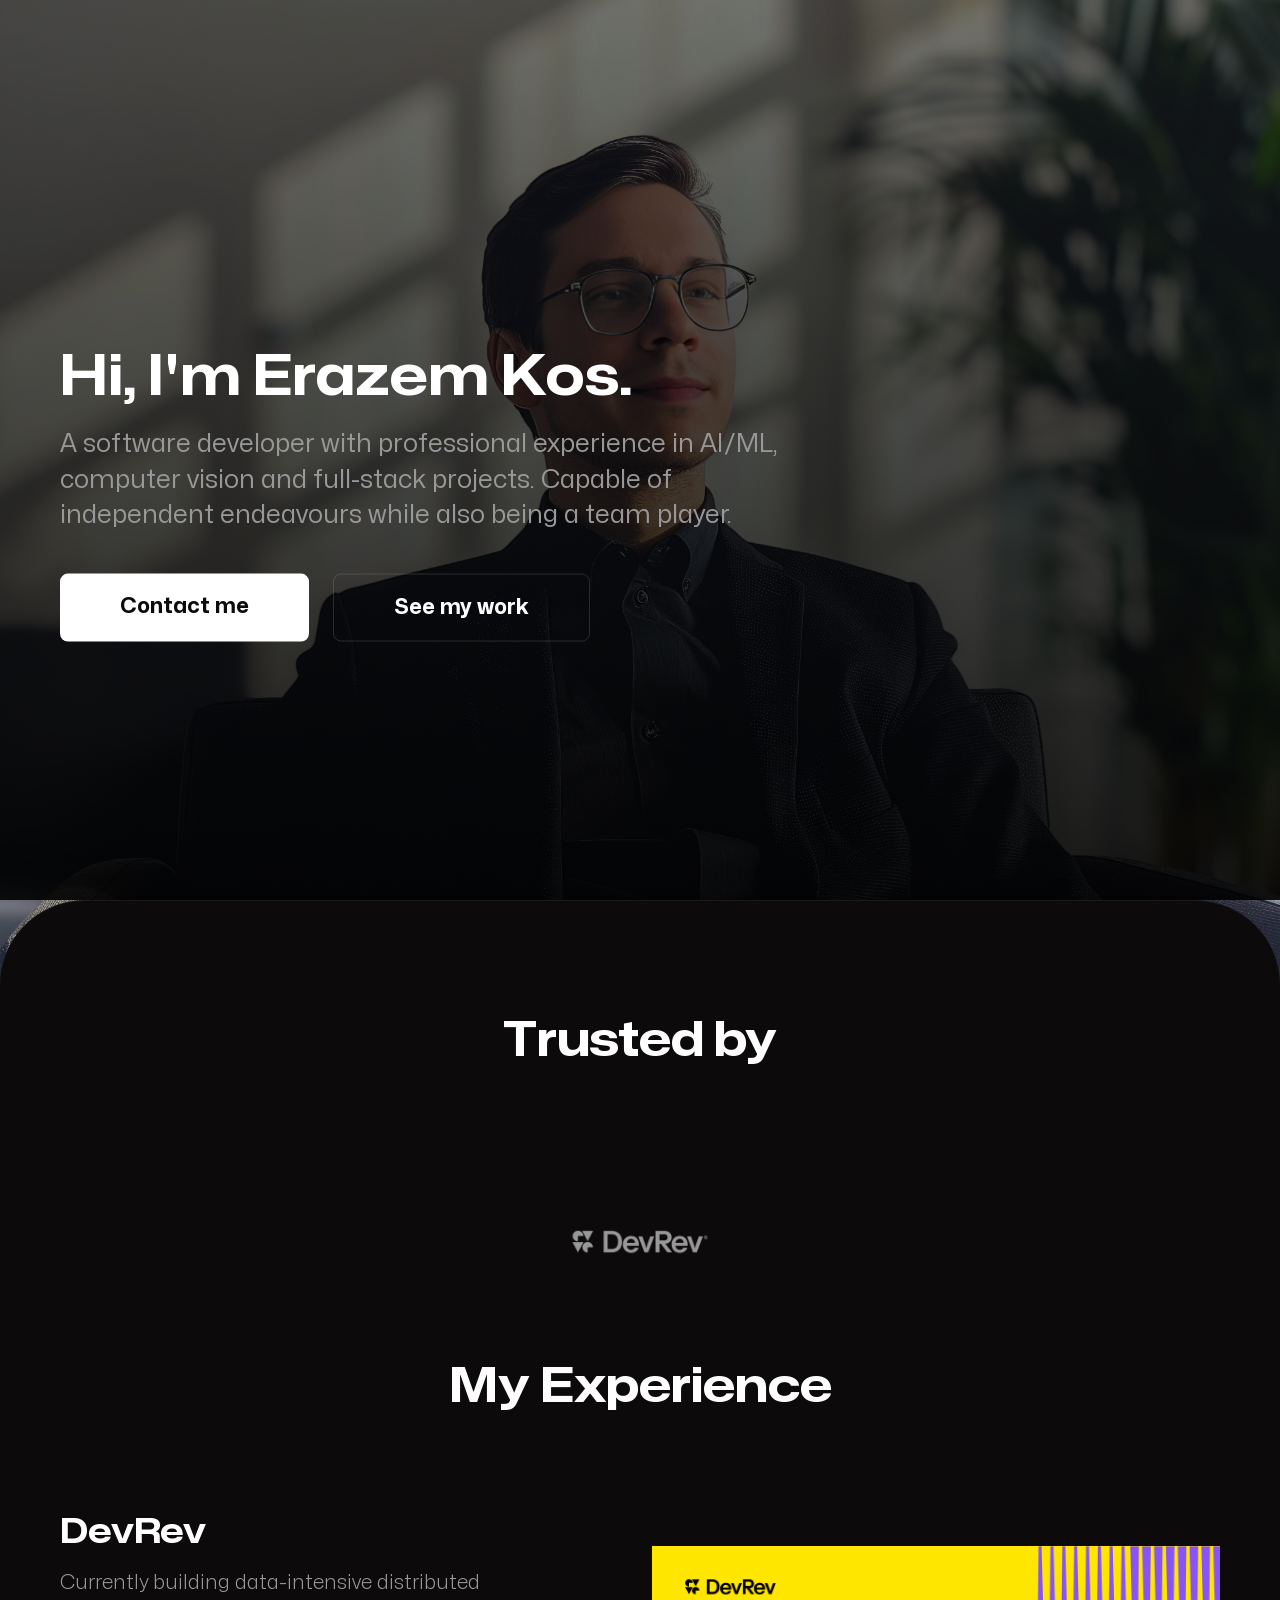
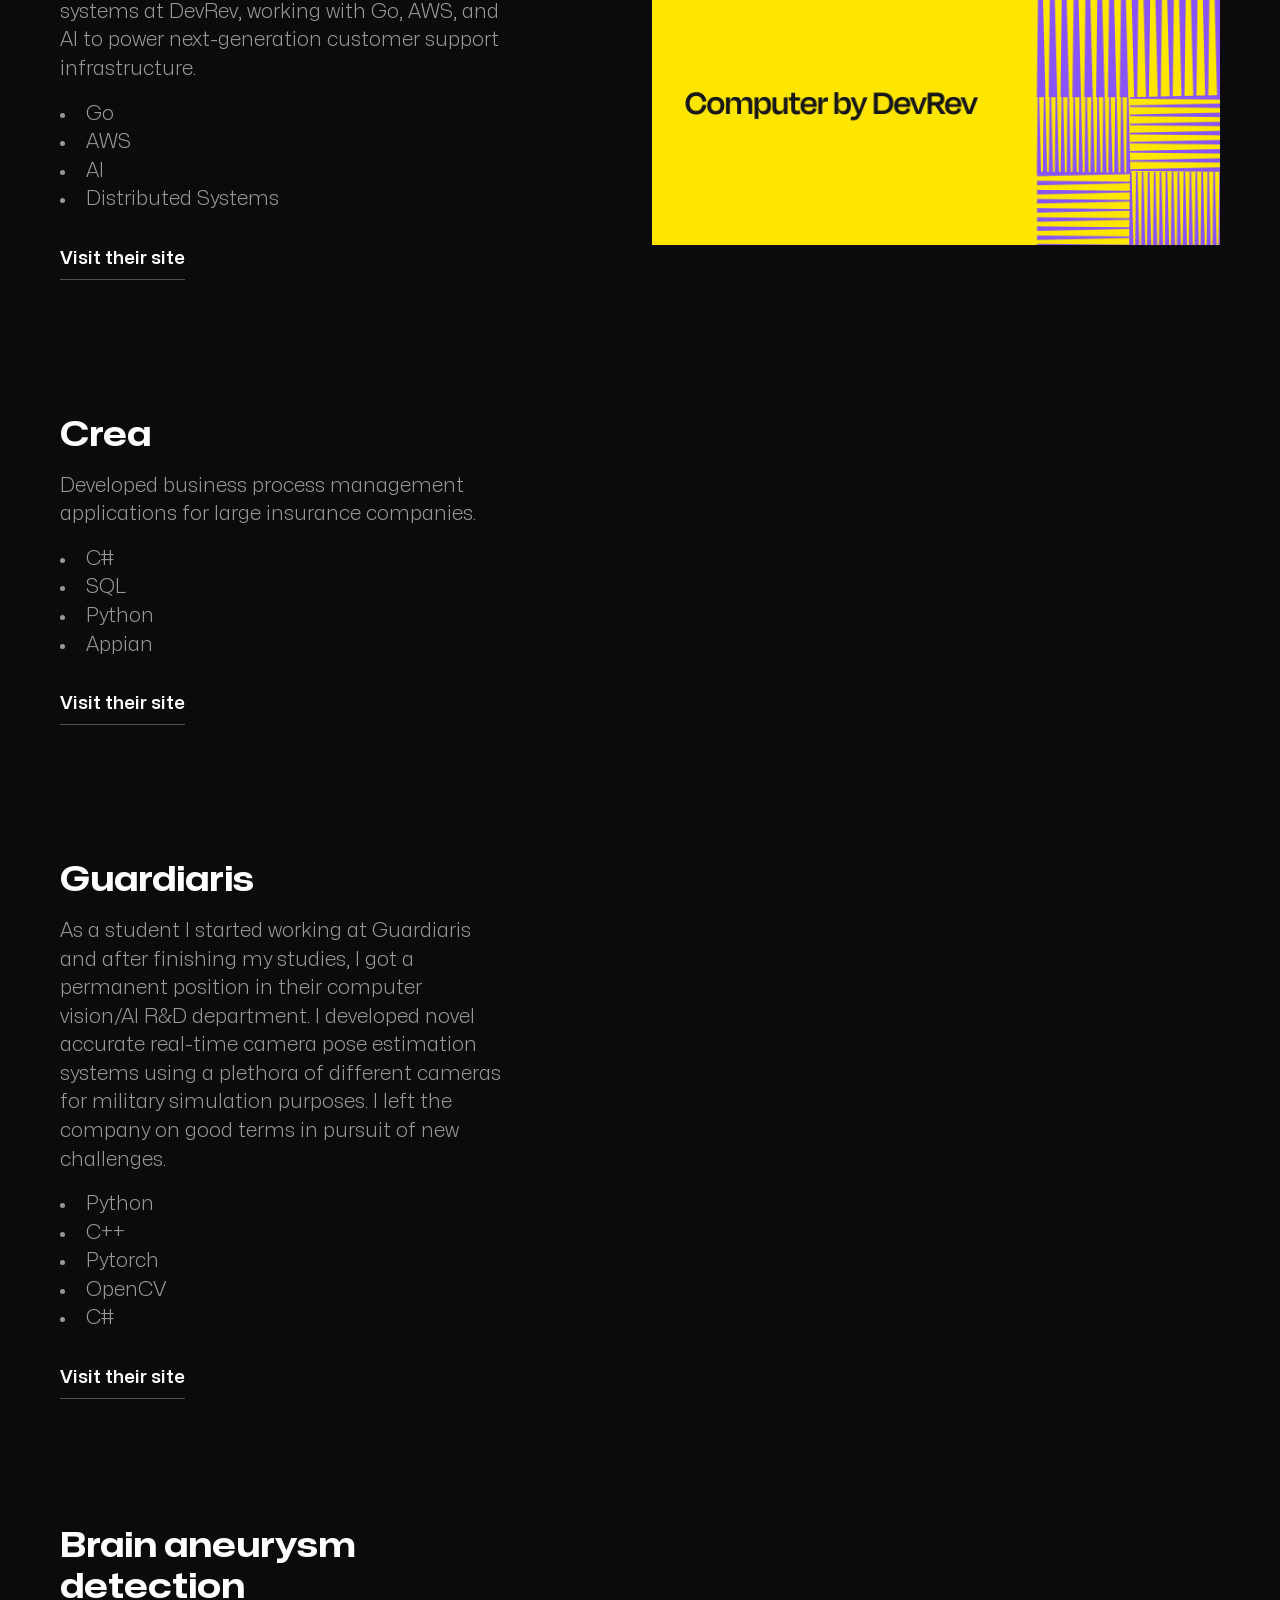
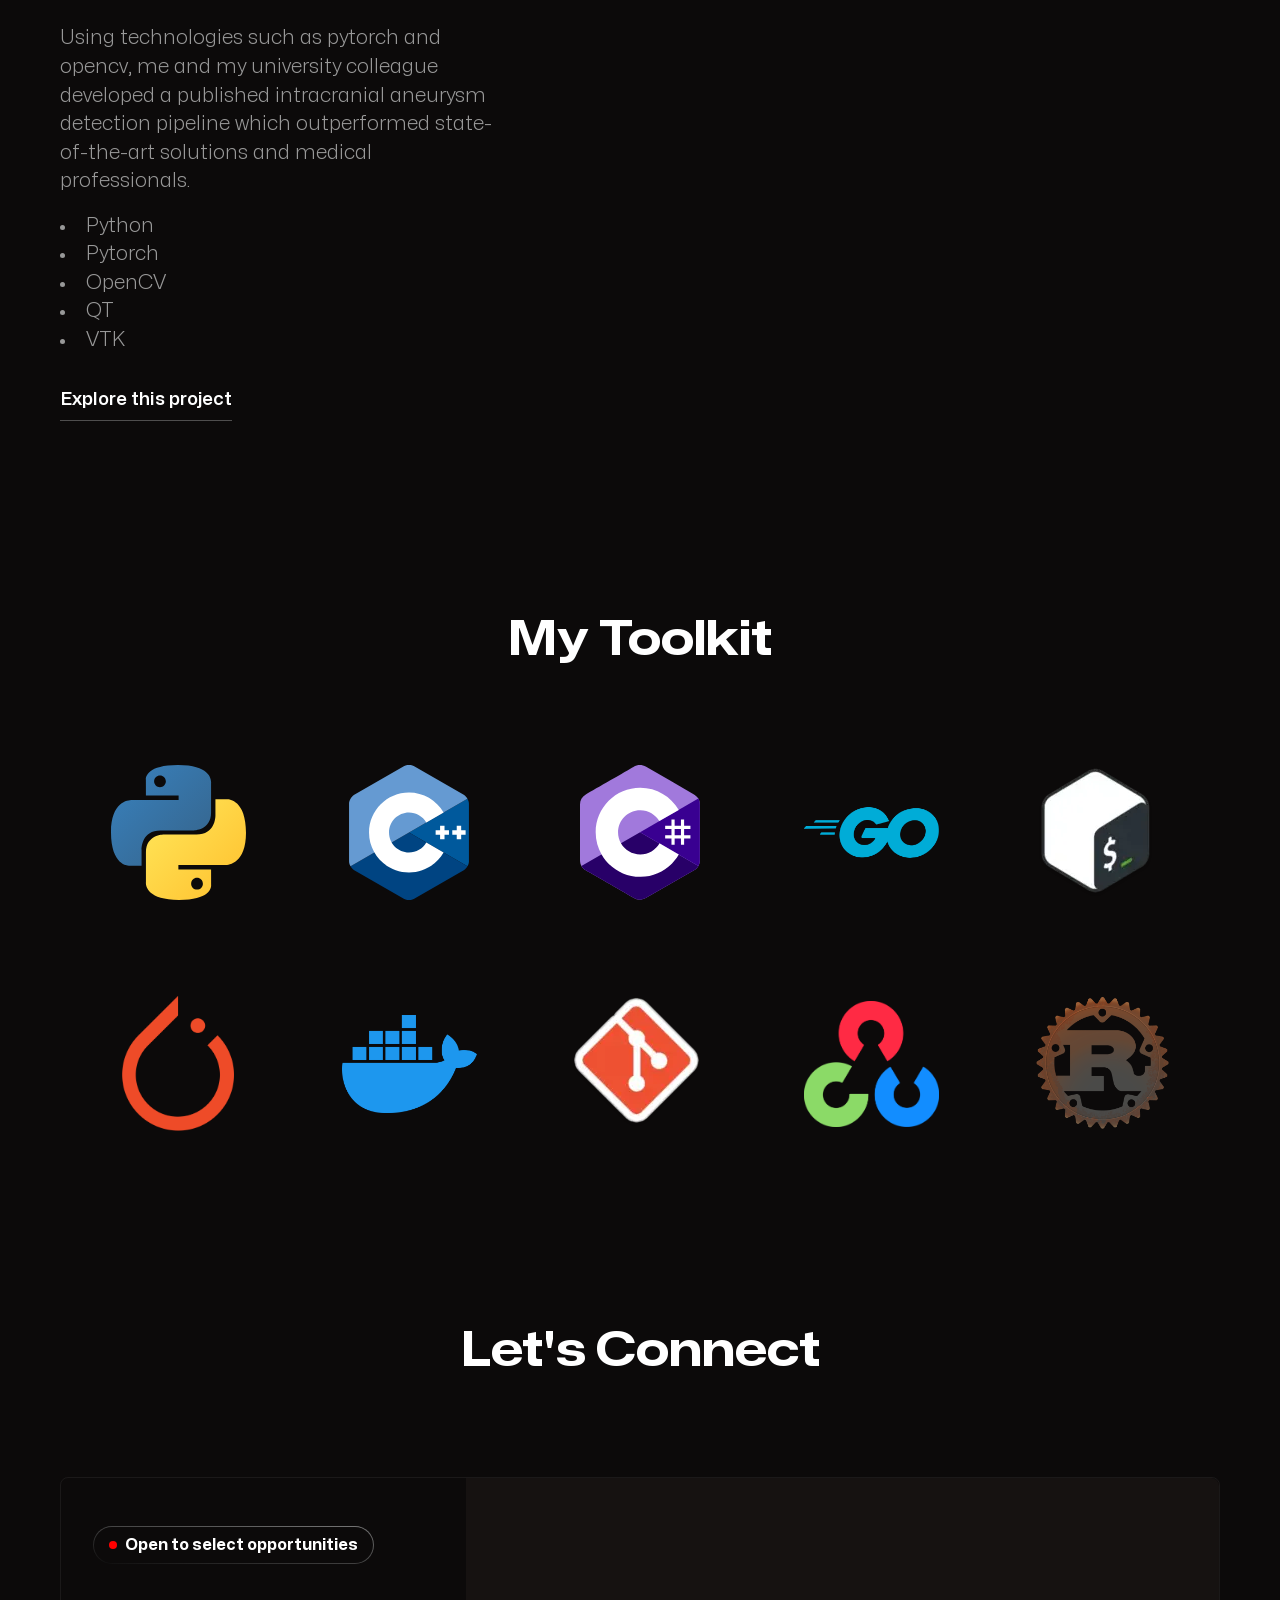
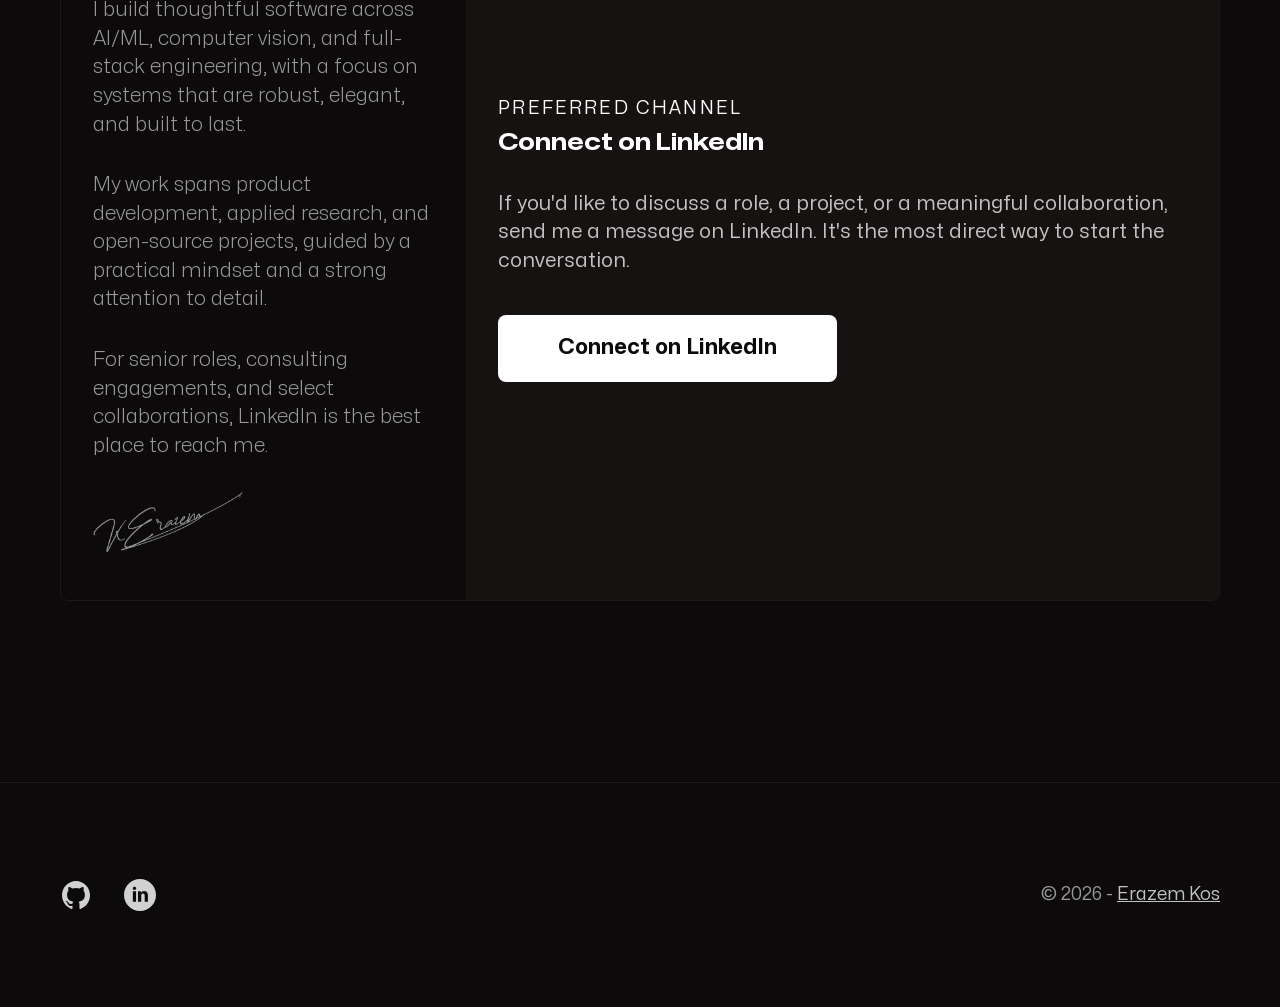
<file: index.html>
<!DOCTYPE html>
<html lang="en">
  <head>
    <meta charset="UTF-8" />
    <meta http-equiv="X-UA-Compatible" content="IE=edge" />
    <meta name="viewport" content="width=device-width, initial-scale=1.0" />
    <meta name="robots" content="index, follow" />
    <meta
      name="description"
      content="Welcome to my portfolio website. I am a software developer with professional experience in AI/ML, computer vision and full-stack projects."
    />

<meta itemprop="name" content="Erazem Kos's Portfolio">
<meta itemprop="description" content="Welcome to my portfolio website. I am a software developer with professional experience in AI/ML, computer vision and full-stack projects.">

<!-- Reference screenshot of updated site's header in place of content -->
<meta itemprop="image" content="/static/images/sharing-card.png">

<!-- Facebook Meta Tags -->
<meta property="og:url" content="https://ossportfolio.netlify.app">
<meta property="og:type" content="website">
<meta property="og:title" content="Erazem Kos's Portfolio">
<meta property="og:description" content="Welcome to my portfolio website. I am a software developer with professional experience in AI/ML, computer vision and full-stack projects.">

<meta property="og:image" content="/static/images/sharing-card.png">

<meta name="twitter:card" content="summary_large_image">
<meta name="twitter:title" content="Erazem Kos's Portfolio">
<meta name="twitter:description" content="Welcome to my portfolio website. I am a software developer with professional experience in AI/ML, computer vision and full-stack projects. Explore my work and reach out on LinkedIn for collaborations.">

<meta name="twitter:image" content="/static/images/sharing-card.png">


<!-- Update favicon href attribute with image of yourself -->
    <link
      rel="shortcut icon"
      href="/static/images/favicons.png"
      type="image/png"
    />

    <!-- Preloading fonts for better performance -->

    <link
      rel="preload"
      href="/static/fonts/Mona-Sans.woff2"
      as="font"
      type="font/woff2"
      crossorigin
    />

    <link rel="stylesheet" href="/static/style.css"  />
    <script src="/static/script.js" defer></script>

    <title>Erazem Kos's Portfolio</title>
  </head>

  <body class="dark">

    <script>
      const theme = localStorage.getItem("theme") || "dark";
      document.body.classList.add(theme);
    </script>

    <header class="header">

      <div class="container">
        <div class="header-textbox">

          <h1 class="h1">
            <span>Hi, I'm Erazem Kos.</span>
          </h1>

          <p class="header-text">
            A software developer with professional experience in AI/ML, computer vision and full-stack projects. Capable of independent endeavours while also being a team player.
          </p>

          <div class="header-btns">
            <a href="#contact" class="btn btn-cta">Contact me</a>
            <a href="#work" class="btn btn-secondary">See my work</a>
          </div>
        </div>
      </div>
    </header>

    <main>
      <section class="client">
        <div class="container">
          <h2 class="h2">Trusted by</h2>
          <div class="logos">
            <div class="logo-group">
              <img
                loading="lazy"
                src="/static/images/trusted-by/devrev.png"
                alt="DevRev"
                class="logo"
              />

              <img
                loading="lazy"
                src="/static/images/trusted-by/crea.jpg"
                alt="Crea"
                class="logo hide to-top"
              />

              <img
                loading="lazy"
                src="/static/images/trusted-by/guardiaris.png"
                alt="Guardiaris"
                class="logo hide to-top"
              />

              <img
                loading="lazy"
                src="/static/images/trusted-by/lst.png"
                alt="LST"
                class="logo hide to-bottom"
              />
            </div>
          </div>
        </div>
      </section>

      <section class="work">
        <div class="container">
          <h2 class="h2" id="work">My Experience</h2>
          <div class="work-boxes">
            <div class="work-box">
              <div class="work-textbox">
                <h3 class="h3">DevRev</h3>
                <p class="work-text">
                  Currently building data-intensive distributed systems at DevRev, working with Go, AWS, and AI to power next-generation customer support infrastructure.
                </p>
                <ol class="work-technologies">
                  <li>Go</li>
                  <li>AWS</li>
                  <li>AI</li>
                  <li>Distributed Systems</li>
                </ol>
                <div class="work-links">
                  <a href="https://devrev.ai/" target="_blank" rel="noopener" class="link"
                    >Visit their site</a
                  >
                </div>
              </div>
              <picture class="work-img">
                <img
                  loading="lazy"
                  src="/static/images/work/devrev.webp"
                  alt="DevRev"
                />
              </picture>
            </div>
            <div class="work-box">
              <div class="work-textbox">
                <h3 class="h3">Crea</h3>
                <p class="work-text">
                  Developed business process management applications for large insurance companies.
                </p>
                <ol class="work-technologies">
                  <li>C#</li>
                  <li>SQL</li>
                  <li>Python</li>
                  <li>Appian</li>
                </ol>
                <div class="work-links">
                  <a href="https://www.crea.si/" target="_blank" rel="noopener" class="link"
                    >Visit their site</a
                  >
                </div>
              </div>
              <picture class="work-img">
                <img
                  loading="lazy"
                  src="/static/images/work/bpm.webp"
                  alt="Crea BPM"
                />
              </picture>
            </div>
            <div class="work-box">
              <div class="work-textbox">
                <h3 class="h3">Guardiaris</h3>
                <p class="work-text">As a student I started working at Guardiaris and
                  after finishing my studies, I got a permanent position in their computer vision/AI R&D department.
                  I developed novel accurate real-time camera pose estimation systems using a plethora of different cameras for military simulation purposes.
                  I left the company on good terms in pursuit of new challenges.</p>
                <ol class="work-technologies">
                  <li>Python</li>
                  <li>C++</li>
                  <li>Pytorch</li>
                  <li>OpenCV</li>
                  <li>C#</li>
                </ol>
                <div class="work-links">
                  <a href="https://www.guardiaris.com/" target="_blank" rel="noopener" class="link"
                    >Visit their site</a
                  >
                </div>
              </div>
              <picture class="work-img">
                <img
                  loading="lazy"
                  src="/static/images/work/simulation.webp"
                  alt="Guardiaris simulation"
                />
              </picture>
            </div>
            <div class="work-box" id="video-work-box">
              <div class="work-textbox">
                <h3 class="h3">Brain aneurysm detection</h3>
                <p class="work-text">
                  Using technologies such as pytorch and opencv, me and my university colleague developed a published intracranial aneurysm detection pipeline which outperformed state-of-the-art solutions and medical professionals.
                </p>
                <ol class="work-technologies">
                  <li>Python</li>
                  <li>Pytorch</li>
                  <li>OpenCV</li>
                  <li>QT</li>
                  <li>VTK</li>
                </ol>
                <div class="work-links">
                  <a href="https://www.youtube.com/embed/3L2SFQTAeJc" target="_blank" rel="noopener" class="link"
                    >Explore this project</a
                  >
                </div>
              </div>
              <picture class="work-img">
                <iframe
                  src="https://www.youtube.com/embed/3L2SFQTAeJc?autoplay=1&mute=1&controls=0&modestbranding=1&showinfo=0&rel=0&loop=1&playlist=3L2SFQTAeJc&start=30"
                  frameborder="0"
                  allow="accelerometer; autoplay; clipboard-write; encrypted-media; gyroscope; picture-in-picture; web-share"
                  style="pointer-events: none;"
                  allowfullscreen>
              </iframe>
              </picture>
            </div>
          </div>
        </div>
      </section>


      <section class="skills">
        <div class="container">
          <h2 class="h2" id="skills">My Toolkit</h2>
          <div class="skills-imgs">
                <img src="/static/images/skills/Python.svg" alt="Python" class="skills-img" loading="lazy" title="Python">
                <img src="/static/images/skills/CPlusPlus.svg" alt="C++" class="skills-img" loading="lazy" title="C++">
                 <img src="/static/images/skills/CSharp.svg" alt="C#" class="skills-img" loading="lazy" title="C#">
                 <img src="/static/images/skills/go.png" alt="Go" class="skills-img" loading="lazy" title="Go">
                 <img src="/static/images/skills/shell.webp" alt="Shell" class="skills-img" loading="lazy" title="Shell">
                 <img src="/static/images/skills/pytorch.png" alt="Pytorch" class="skills-img" loading="lazy" title="Pytorch">
                 <img src="/static/images/skills/docker.png" alt="Docker" class="skills-img" loading="lazy" title="Docker">
                 <img src="/static/images/skills/git.webp" alt="Git" class="skills-img" loading="lazy" title="Git">
                 <img src="/static/images/skills/opencv.png" alt="OpenCV" class="skills-img" loading="lazy" title="OpenCV">
                 <img src="/static/images/skills/rust.png" alt="Rust" class="skills-img" loading="lazy" title="Rust">
            </figure>
          </div>
        </div>
      </section>
      <!-- future testimonials
      <section>
        <h2 class="h2">Testimonials</h2>
        <div class="container">
          <ol class="testimonials">
            <li class="testimonial">
              <blockquote class="testimonial-text">
                In clinical practice, the implementation of the mentioned program would be very beneficial, 
                as it would facilitate the work of the radiologist in detecting, marking, and measuring the size of aneurysms. 
                It would allow for double-checking when reading MR scans, thereby contributing to better sensitivity in the detection of aneurysms.
                 The program would also speed up our everyday work, as it allows for automatic measuring of aneurysms, thus enabling easier and quicker 
                 comparison with previous MR images.
              </blockquote>
              <figure class="testimonial-author">
                <img
                  src="/static/images/testimonials/andrej-planinc.webp"
                  alt="Andrej Planinc, MD, Specialist in Radiology"
                  loading="lazy"
                />
                <figcaption>
                  <h3 class="testimonial-author-name">Andrej Planinc</h3>
                  <p class="testimonial-author-job">MD, Specialist in Radiology</p>
                </figcaption>
              </figure>
            </li>
          </ol>
        </div>
      </section>
      -->
      <section class="contact">
        <div class="container">
          <h2 class="h2" id="contact">Let's Connect</h2>
          <div class="contact-content">
            <div class="contact-textbox">
              <strong href="#" class="hire-alert">
                <span class="indicator"></span>
                Open to select opportunities
              </strong>
              <p class="contact-text">
                I build thoughtful software across AI/ML, computer vision, and
                full-stack engineering, with a focus on systems that are robust,
                elegant, and built to last.
              </p>
              <p class="contact-text">
                My work spans product development, applied research, and
                open-source projects, guided by a practical mindset and a strong
                attention to detail.
              </p>
              <p class="contact-text">
                For senior roles, consulting engagements, and select
                collaborations, LinkedIn is the best place to reach me.
              </p>
              <img
                src="/static/images/signatures.png"
                alt="Erazem Kos"
                class="signatures"
                loading="lazy"
              />
            </div>
            <div class="contact-panel">
              <p class="contact-panel-eyebrow">Preferred channel</p>
              <h3 class="contact-panel-title">Connect on LinkedIn</h3>
              <p class="contact-panel-text">
                If you'd like to discuss a role, a project, or a meaningful
                collaboration, send me a message on LinkedIn. It's the most
                direct way to start the conversation.
              </p>
              <a
                href="https://www.linkedin.com/in/erazem-kos/"
                target="_blank"
                rel="noopener"
                class="btn btn-cta"
              >
                Connect on LinkedIn
              </a>
            </div>
          </div>
        </div>
      </section>
    </main>

    <footer class="footer">
      <div class="container">
        <div class="footer-content">
          <nav>
            <ol class="footer-links">
              <li class="footer-link">
                <a title="GitHub" href="https://github.com/erazemkos" target="_blank" rel="noopener"
                  ><img
                    loading="lazy"
                    src="/static/images/social-links/github.svg"
                    alt="GitHub"
                /></a>
              </li>
              <li class="footer-link">
                <a title="Linkedin" href="https://www.linkedin.com/in/erazem-kos/" target="_blank" rel="noopener"
                  ><img
                    loading="lazy"
                    src="/static/images/social-links/linkedin.svg"
                    alt="Linkedin"
                /></a>
              </li>
            </ol>
          </nav>
          <p class="footer-text">
            &copy; <span>2024</span> - <a target="_blank" rel="noopener" href="https://github.com/erazemkos">Erazem Kos</a>
          </p>
        </div>
      </div>
    </footer>
  </body>

</html>
</file>
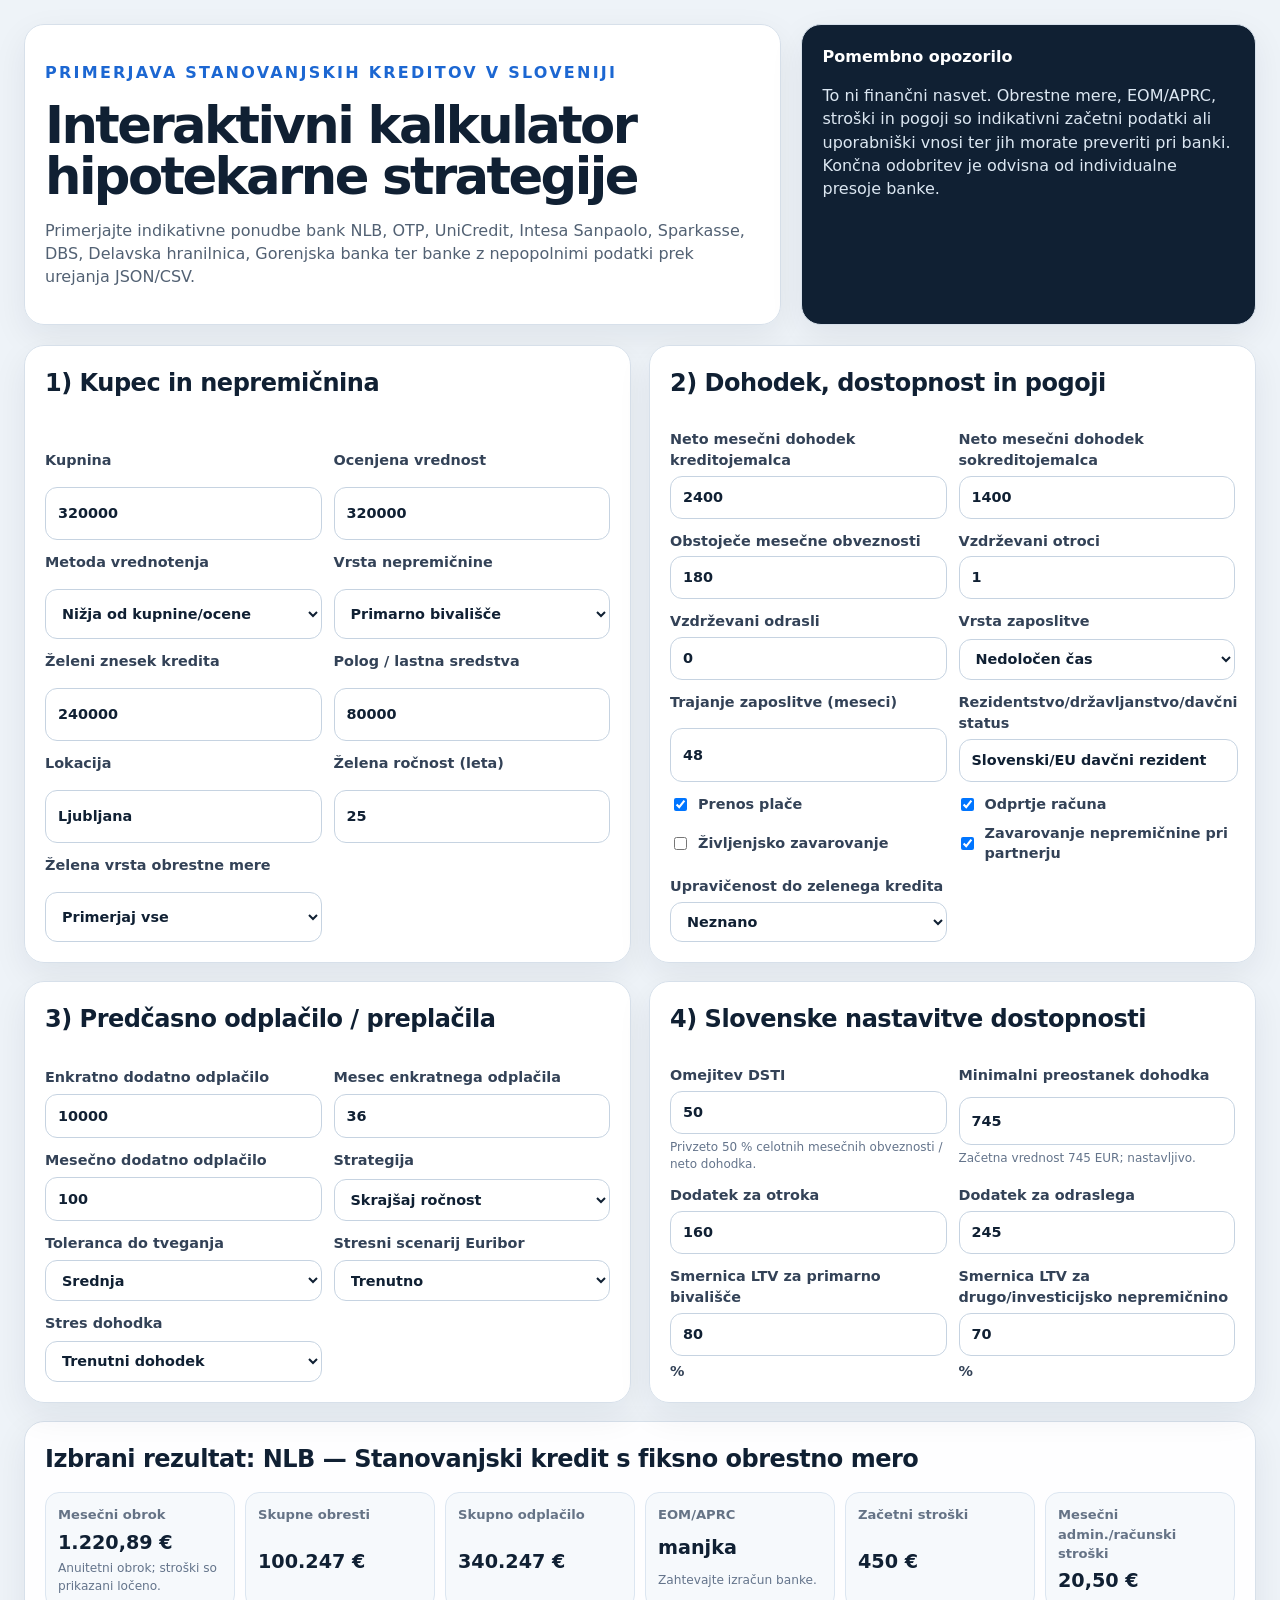
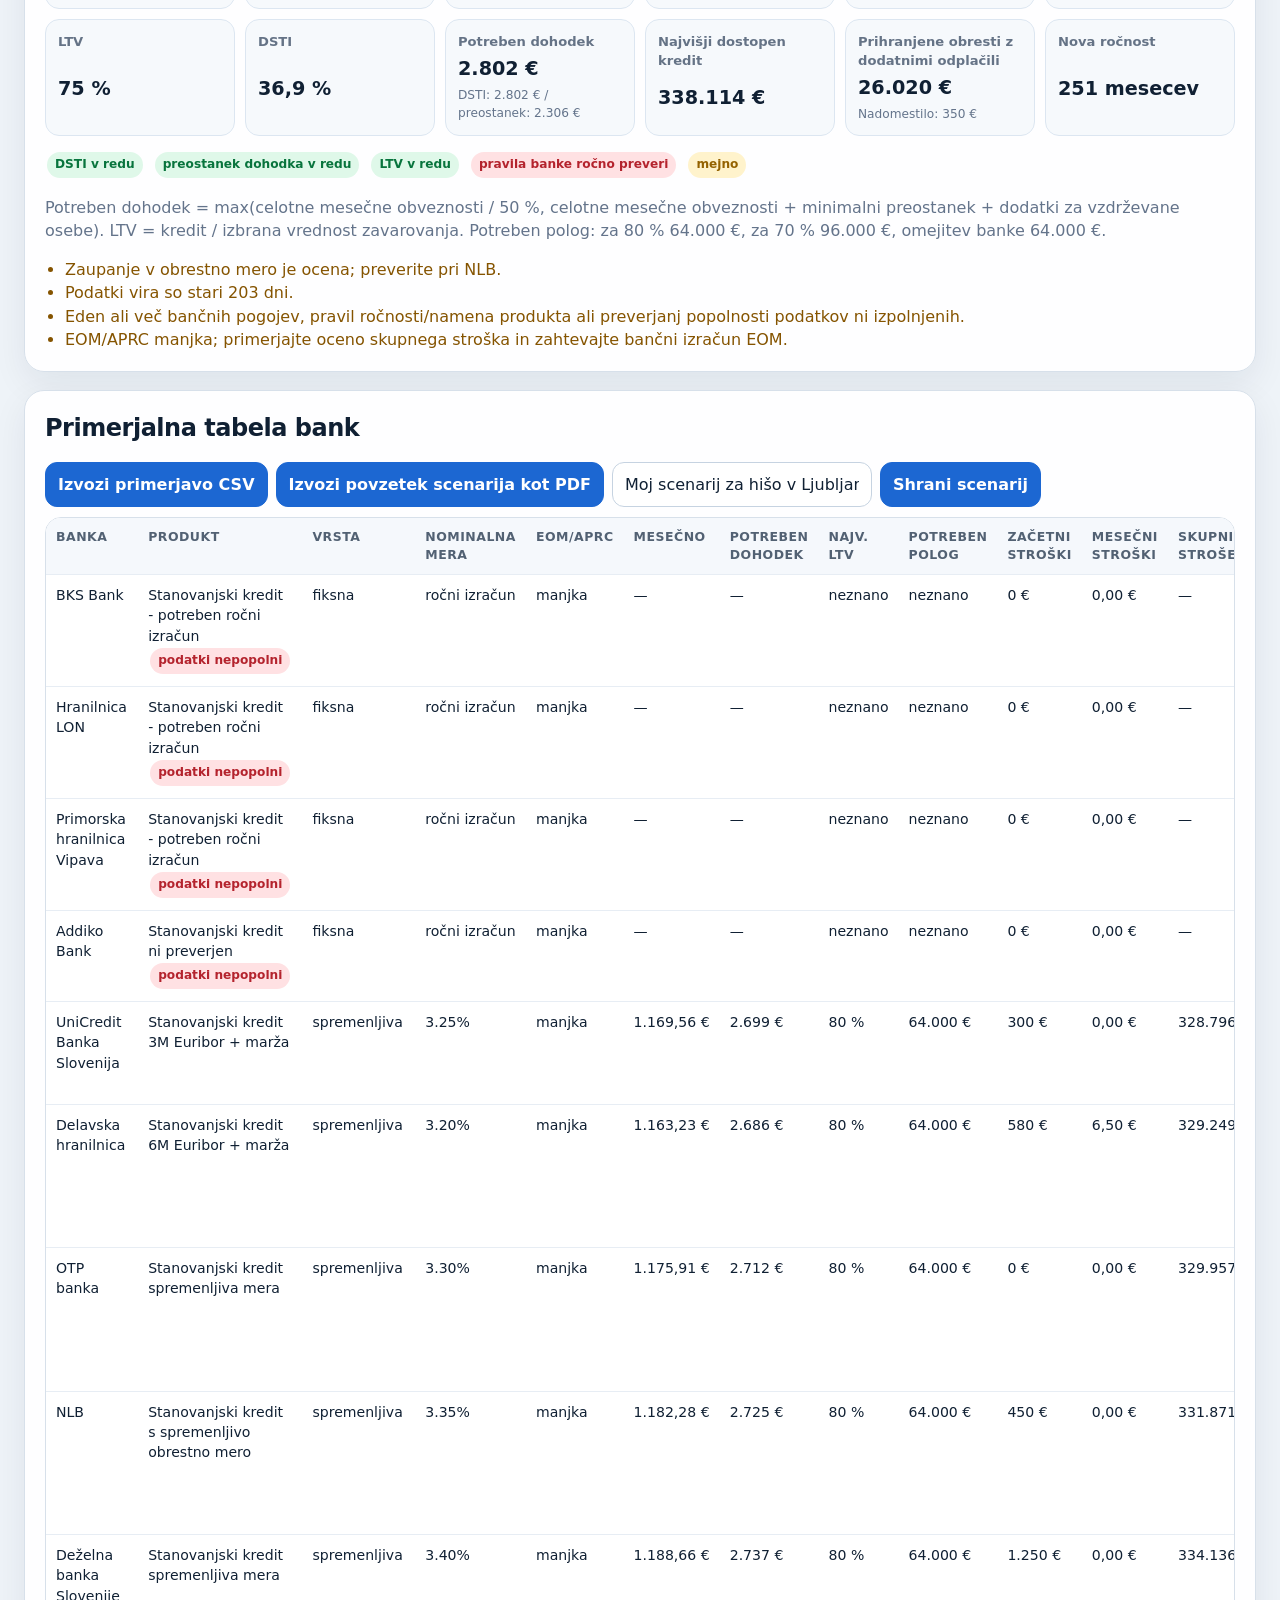
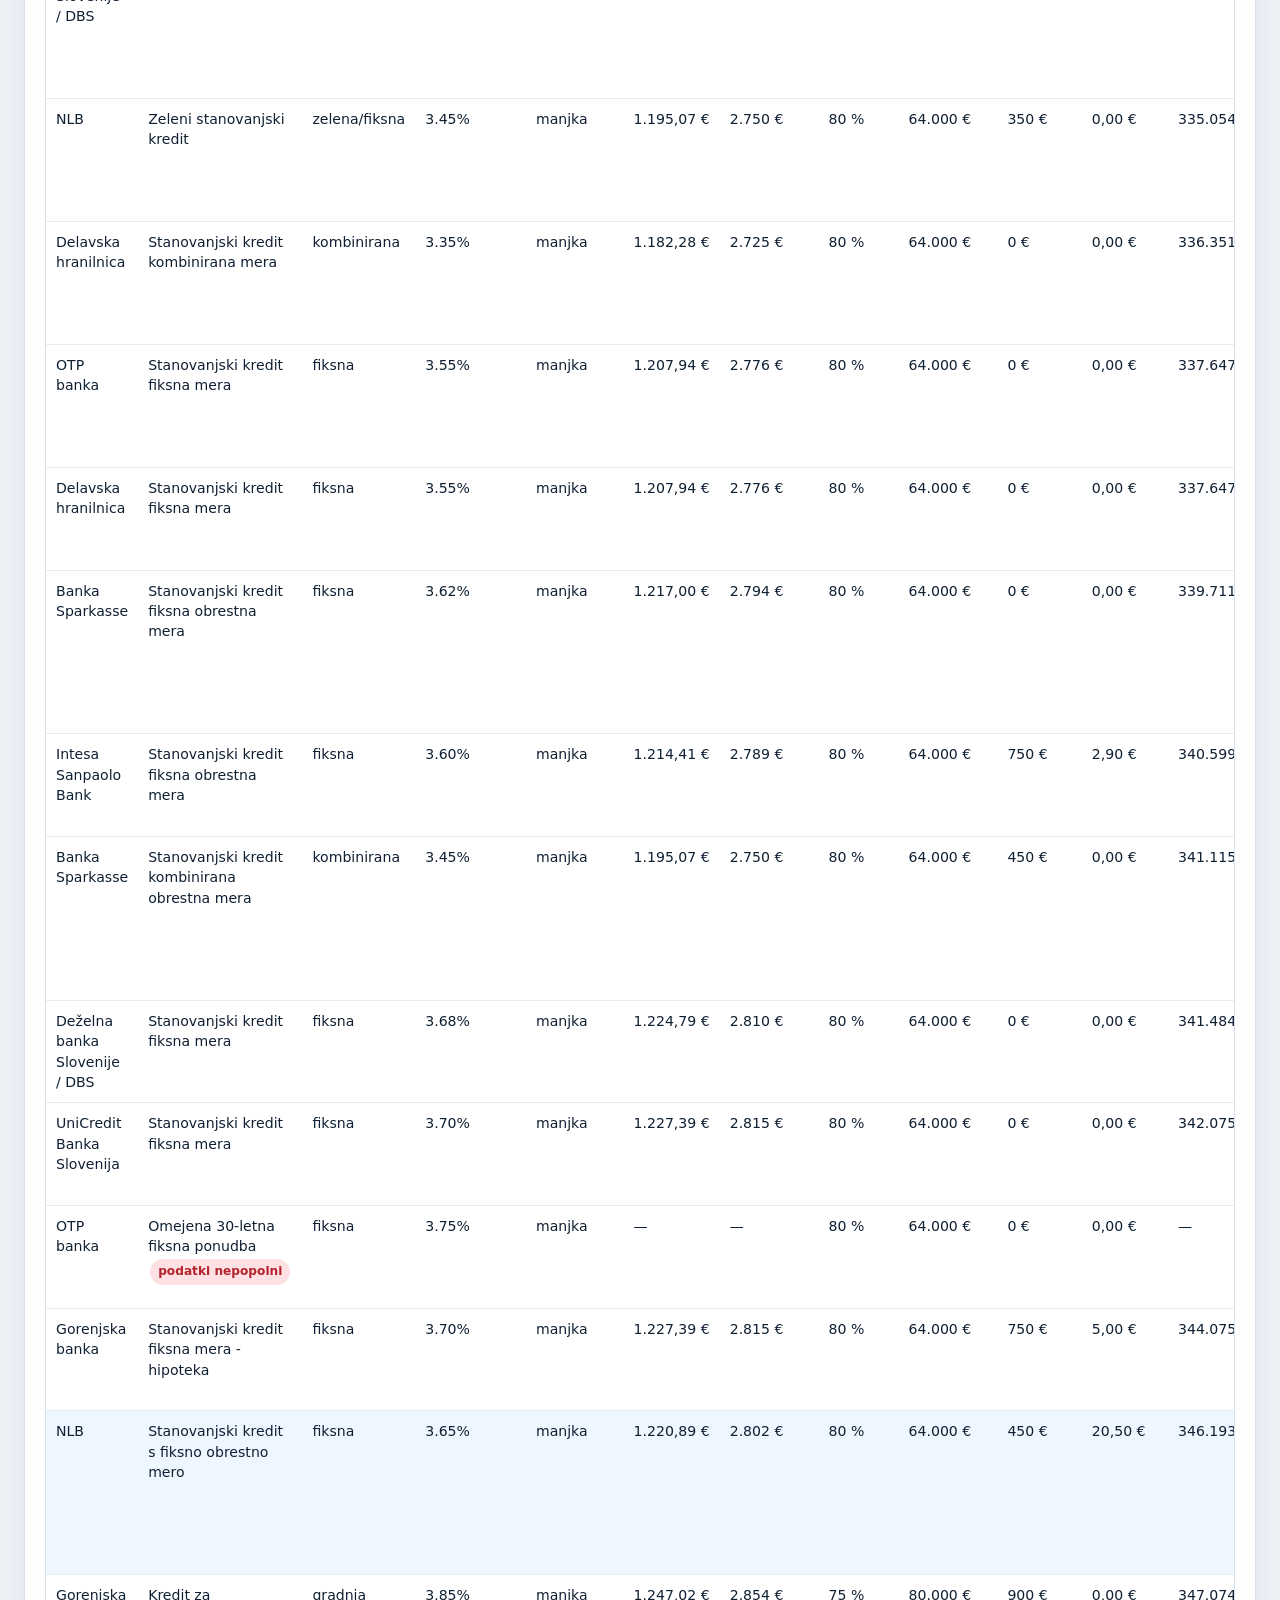
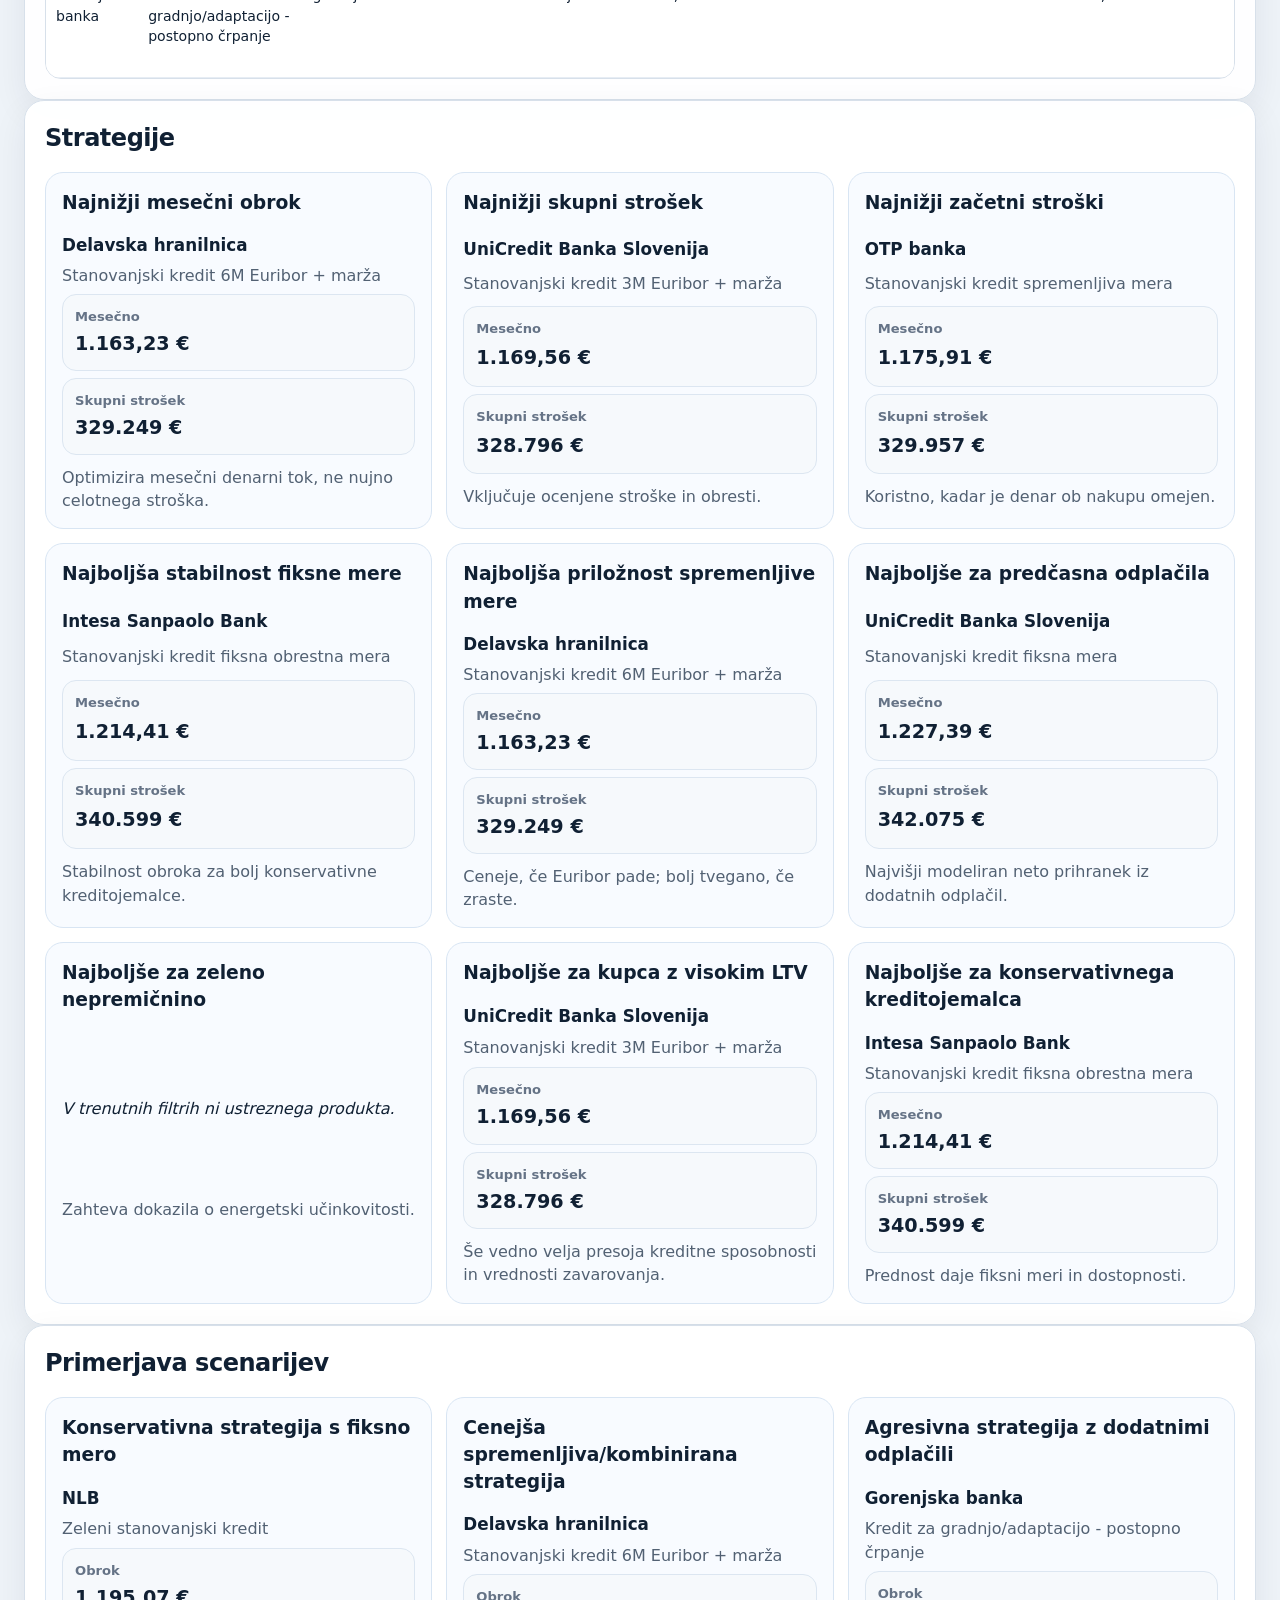
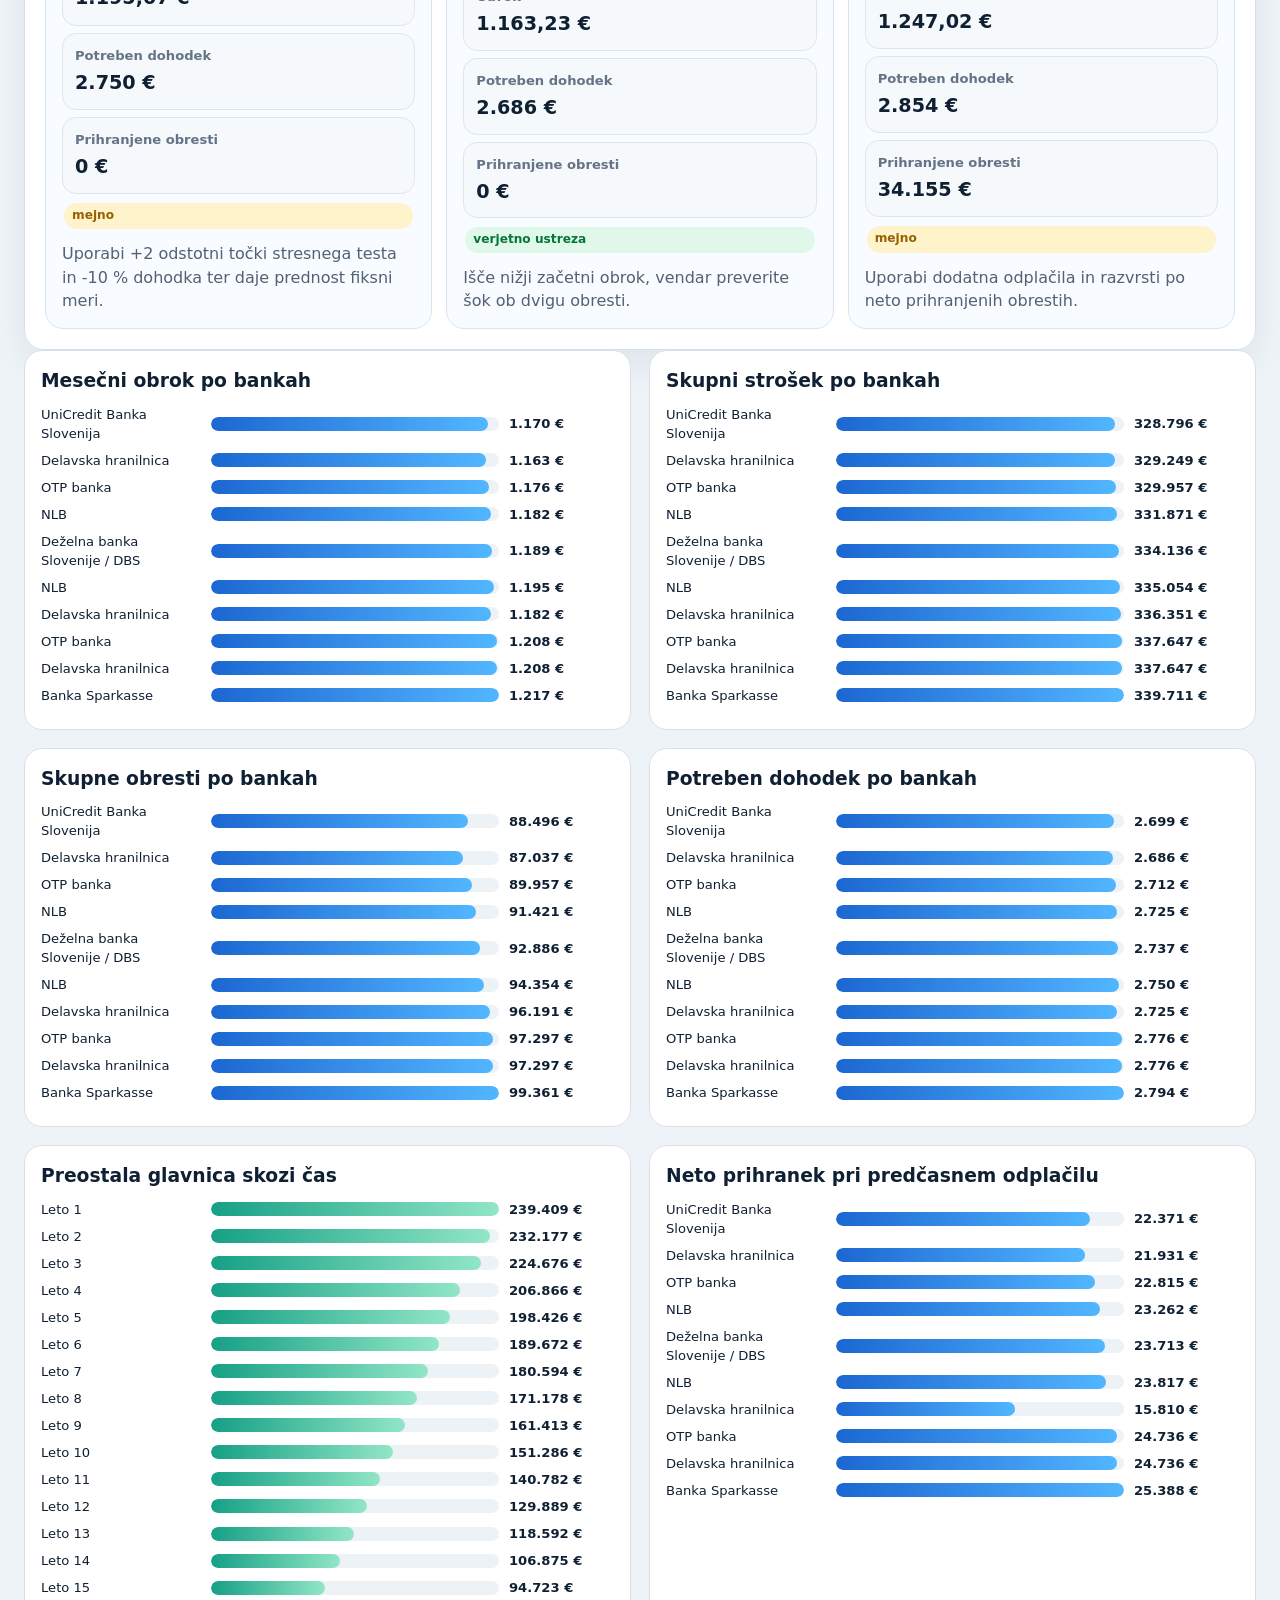
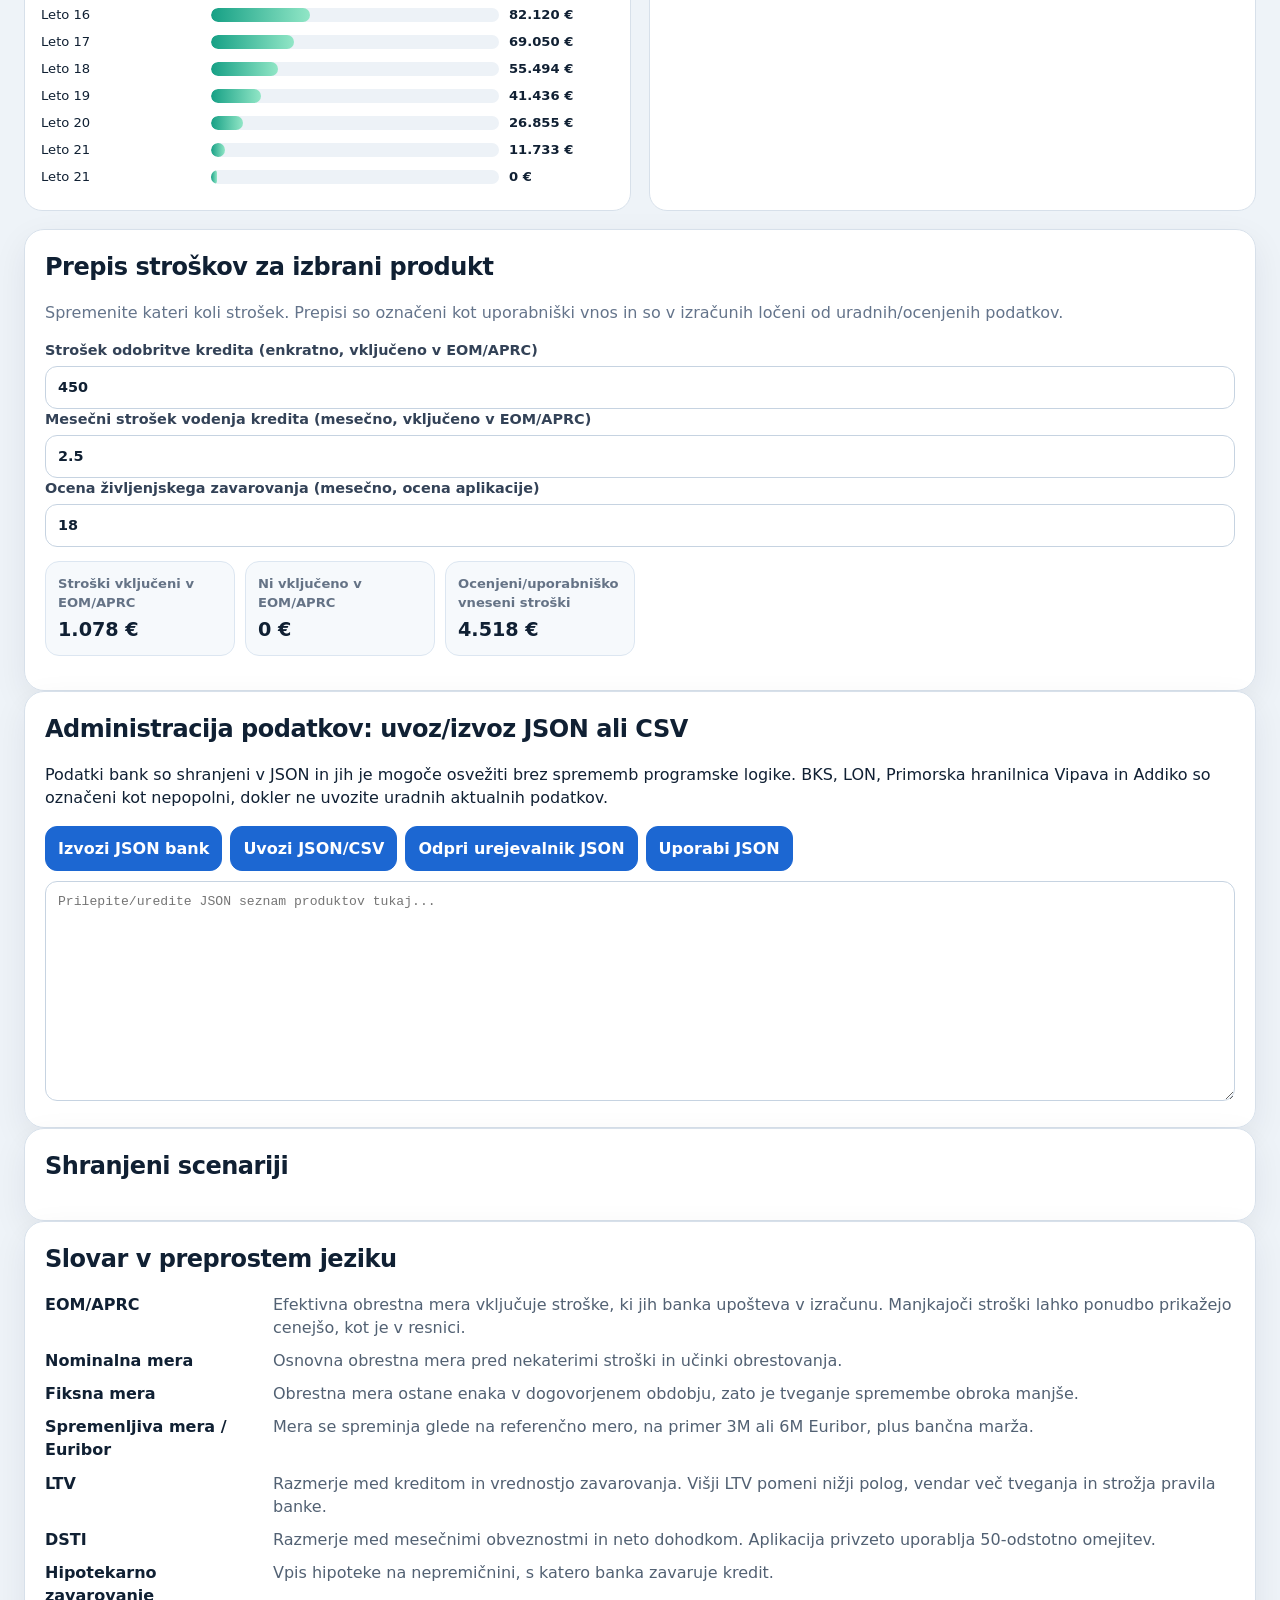
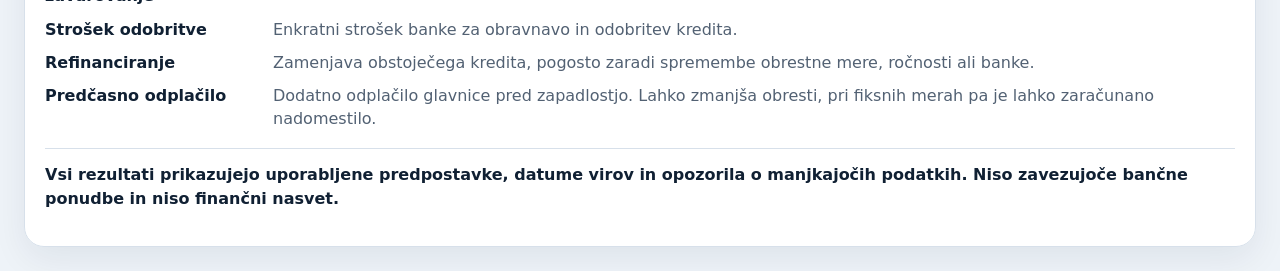
<file: credit/index.html>
<!doctype html>
<html lang="sl">
  <head>
    <meta charset="UTF-8" />
    <meta name="viewport" content="width=device-width, initial-scale=1.0" />
    <title>Kalkulator stanovanjskega kredita Slovenija</title>
    <script type="module" crossorigin src="/credit/assets/index-Bo5skkZC.js"></script>
    <link rel="stylesheet" crossorigin href="/credit/assets/index-CG0ayrlu.css">
  </head>
  <body>
    <div id="root"></div>
  </body>
</html>
</file>
<file: static/style.css>
/* --------------------------------- */
/* ----- Basic Setup -----*/
/* --------------------------------- */

@font-face {
  font-family: "Mona Sans";
  src: url("/static/fonts/Mona-Sans.woff2") format("woff2 supports variations"),
    url("/static/fonts/Mona-Sans.woff2") format("woff2-variations");
  font-display: swap;
  font-weight: 200 900;
  font-stretch: 75% 125%;
}

:root {
  --h1: 3.5rem;
  --h2: 3rem;
  --h3: 2.145rem;
  --h4: 1.5rem;
  --text-large: 1.6rem;
  --text-medium: 1.275rem;
  --text-small: 1.125rem;

  --gradient-brand: radial-gradient(
      at 60% 31%,
      rgb(255, 131, 139) 0px,
      transparent 50%
    ),
    radial-gradient(at 48% 98%, rgba(0, 255, 166, 0.707) 0px, transparent 50%),
    radial-gradient(at 84% 67%, rgb(255, 129, 125) 0px, transparent 50%),
    radial-gradient(at 16% 47%, rgb(255, 90, 112) 0px, transparent 50%),
    radial-gradient(at 73% 11%, rgb(115, 255, 225) 0px, transparent 50%),
    radial-gradient(at 49% 37%, rgba(255, 249, 89, 0.695) 0px, transparent 50%),
    radial-gradient(at 70% 21%, rgba(58, 255, 186, 0.715) 0px, transparent 50%);
  --easing: cubic-bezier(0.86, 0, 0.07, 1);

  --site-max-width: 1280px;
  --gutter-nano: 0.5rem;
  --gutter-micro: 1rem;
  --gutter-x-small: 1.5rem;
  --gutter-small: 2rem;
  --gutter-medium: 2.5rem;
  --gutter-large: 3rem;
  --gutter-x-large: 6rem;
  --gutter-huge: 12rem;

  --scroll-padding: 4.375rem;
  --radius: 85px;
}

body.dark {
  --bg-color-primary: #0c0a0a;
  --bg-color-secondary: #161211;
  --important: #fff;
  --sub: #c3c3c3;
  --body: #989898;
  --border: #c0c0c015;
  --border-dark: #c0c0c02f;
  --gradient-border: linear-gradient(to left bottom, #777, #0e0d0d);
  --shadow: 0 1rem 1rem #00000040;
}

body.light {
  --bg-color-primary: #fbfbfb;
  --bg-color-secondary: #ffffff;
  --important: #000;
  --sub: #111;
  --body: #585b63;
  --border: #62626234;
  --border-dark: #5e5e5e1f;
  --gradient-border: linear-gradient(to left bottom, #000000c6, #0e0d0d00);
  --shadow: 0 1rem 1rem rgba(0, 0, 0, 0.25);
}

*,
*::after,
*::before {
  margin: 0;
  padding: 0;
  box-sizing: inherit;
}

html {
  font-family: "Mona Sans", sans-serif;
  box-sizing: border-box;
  scroll-padding-top: var(--scroll-padding);
}

@media (max-width: 1200px) {
  html {
    font-size: 90%;
  }
}

@media (max-width: 645px) {
  html {
    font-size: 80%;
  }
}

body {
  font-size: var(--text-medium);
  color: var(--body);
  background-color: var(--bg-color-primary);
  line-height: 1.4;
  text-rendering: optimizeLegibility;
  overflow-x: hidden;
}

/* Improve media defaults */

picture,
svg,
img {
  display: block;
  max-inline-size: 100%;
  object-fit: contain;
}

textarea {
  resize: none;
}

/* --------------------------------- */
/* ----- Typography -----*/
/* --------------------------------- */

input,
textarea,
button {
  font: inherit;
}

p,
h1,
h2,
h3,
.h4 {
  overflow-wrap: break-word;
}

h1,
h2,
h3,
.h4 {
  font-stretch: 125%;
  line-height: 1.2;
  color: var(--important);
}

.h1 {
  font-size: var(--h1);
}

.h2 {
  font-size: var(--h2);
  text-align: center;
}

.h3 {
  font-size: var(--h3);
}

.h4 {
  font-size: var(--h4);
}

@media (max-width: 845px) {
  :root {
    --h1: 2.845rem;
    --h2: 2.45rem;
    --h3: 1.85rem;
  }
}

@media (max-width: 700px) {
  :root {
    --h1: 2.545rem;
  }
}

@media (max-width: 545px) {
  :root {
    --h1: 2.4rem;
    --text-large: 1.5rem;
  }
}

@media (max-width: 485px) {
  :root {
    --h1: 2.145rem;
    --h2: 1.875rem;
    --h3: 1.6rem;
    --text-large: 1.345rem;
  }
}

/* --------------------------------- */
/* ----- Utilities -----*/
/* --------------------------------- */

/* Center and constrain the width of page sections */

.container {
  max-inline-size: var(--site-max-width);
  margin-inline: auto;
}

@media (max-width: 1375px) {
  :root {
    --site-max-width: 1160px;
  }
}

@media (max-width: 1275px) {
  .container {
    padding-inline: var(--gutter-small);
  }
}

@media (max-width: 1200px) {
  .container {
    padding-inline: var(--gutter-medium);
  }
}

@media (max-width: 575px) {
  .container {
    padding-inline: var(--gutter-small);
  }
}

/* disable scroll when menu is opened */

.lock-screen {
  overflow-y: hidden;
}

/* hides visually and removes from accessibility tree  */

.hidden {
  visibility: hidden;
  transform: translateX(-100%);
}

.transform {
  transform: translateY(6rem);
  opacity: 0;
}

.shown {
  transition: 0.1s;
  color: lightgrey;
}

/* --------------------------------- */
/* ----- Components -----*/
/* --------------------------------- */

.btn {
  font-size: 1.35rem;
  font-weight: 700;
  text-decoration: none;
  text-align: center;
  padding: 18px 60px;
  border-radius: var(--gutter-nano);
  transition: 0.3s all ease-in-out;
  cursor: pointer;
}

@media (max-width: 700px) {
  .btn {
    padding: 16px 48px;
  }
}

@media (max-width: 485px) {
  .btn {
    font-size: 1.2rem;
    padding: 14px 38px;
  }
}

.btn-cta {
  color: var(--bg-color-primary);
  background-color: var(--important);
}

body.dark .btn-cta:hover,
body.dark .btn-cta:focus {
  box-shadow: #ffffff40 0 0 0 var(--gutter-nano);
}

body.light .btn-cta:hover,
body.light .btn-cta:focus {
  box-shadow: #07070733 0 0 0 var(--gutter-nano);
}

.btn-secondary {
  border: 1px solid var(--border-dark);
  color: var(--important);
}

.btn-secondary:hover,
.btn-secondary:focus {
  border-color: var(--important);
}

.link {
  display: inline-block;
  font-weight: 600;
  font-size: var(--text-small);
  padding: var(--gutter-nano) 0;
  text-decoration: none;
  color: var(--important);
  position: relative;
}

.link::after,
.link::before {
  content: "";
  width: 100%;
  height: 1px;
  margin-block-start: var(--gutter-nano);
  position: absolute;
  bottom: -1px;
  left: 0;
  transition: 300ms;
}

body.dark .link::before {
  background-color: #d3d3d357;
}

body.dark .link::after {
  background-color: white;
}

body.light .link::before {
  background-color: lightgray;
}

body.light .link::after {
  background-color: black;
}

.link::after {
  background-color: white;
  transform-origin: left;
  transform: scaleX(0);
}

.link:hover::after,
.link:focus::after {
  transform: scaleX(1);
}

/* --------------------------------- */
/* ----- Layout -----*/
/* --------------------------------- */

section:not(:first-child) {
  padding-block-start: var(--gutter-huge);
}

section:first-child {
  padding-block-start: 7rem;
}

@media (max-width: 885px) {
  :root {
    --gutter-huge: 8rem;
    --gutter-x-large: 4rem;
  }
}

main {
  border-top: 1px solid var(--border);
  border-top-left-radius: var(--radius);
  border-top-right-radius: var(--radius);
  background-color: var(--bg-color-primary);
  transform: translateY(calc(-1 * var(--radius)));
}

@media (max-width: 1185px) {
  :root {
    --radius: 45px;
  }
}

/* --------------------------------- */
/* ----- Menu Button -----*/
/* --------------------------------- */

.menu-btn-container {
  position: fixed;
  width: 100%;
  top: var(--gutter-x-small);
  left: 0;
  z-index: 4;
}

.menu-btn {
  display: block;
  margin-inline-start: auto;
  border: 1px solid var(--border-dark);
  inline-size: 132px;
  padding-block: var(--gutter-nano);
  border-radius: var(--gutter-large);
  text-decoration: none;
  background-color: var(--bg-color-secondary);
  color: var(--important);
  cursor: pointer;
}

.menu-btn,
.nav-items a {
  font-stretch: 125%;
  font-weight: 900;
}

/* --------------------------------- */
/* ----- Navigation -----*/
/* --------------------------------- */

.nav {
  min-block-size: 100vh;
  position: fixed;
  width: 100%;
  background-color: #ff5e99;
  background-image: var(--gradient-brand);
  transition: 450ms var(--easing);
  z-index: 3;
}

.nav-items {
  position: absolute;
  top: 50%;
  left: 15%;
  transform: translateY(-50%) translateX(-15%);
  list-style-type: none;
}

.nav-item:not(:last-child) {
  margin-block-end: var(--gutter-x-small);
}

.nav-item a {
  display: inline-block;
  font-size: var(--h2);
  text-decoration: none;
  color: #fff;
}

.nav-item a::after {
  content: "";
  display: block;
  block-size: var(--gutter-nano);
  width: 100%;
  transform: scale(0);
  transform-origin: left;
  background-color: white;
  transition: transform 250ms var(--easing);
}

.nav-item a:hover::after,
.nav-item a:focus::after {
  transform: scale(1);
}

/* --------------------------------- */
/* ----- Header -----*/
/* --------------------------------- */

.header {
  min-block-size: calc(100vh + var(--radius));
  background-attachment: fixed;
  background-size: cover;
  background-position: center;
  background-repeat: no-repeat;
  position: relative;
}

body.dark .header {
  background-image: linear-gradient(#0000008b, #000000e6),
    url("/static/images/hero-bg.webp");
}

body.light .header {
  background-image: linear-gradient(#ffffffa2, #ffffffe6),
    url("/static/images/hero-bg-light.webp");
}

.header-textbox {
  position: absolute;
  top: 50%;
  transform: translateY(-50%);
}

.h1 span {
  display: block;
}

.header-text {
  font-size: var(--text-large);
  font-weight: 400;
  max-inline-size: 745px;
  margin-block-start: var(--gutter-micro);
  margin-block-end: var(--gutter-medium);
}

@media (max-width: 1200px) {
  .header-text {
    max-inline-size: 685px;
  }
}

@media (max-width: 845px) {
  .header-text {
    max-inline-size: 585px;
  }
}

.header-btns {
  display: inline-flex;
  gap: var(--gutter-x-small);
}

@media (max-width: 400px) {
  .header-textbox {
    left: 0;
    text-align: center;
    padding-inline: 0.6rem;
  }
  .header-btns {
    flex-direction: column;
    width: 80%;
  }
}

/* --------------------------------- */
/* ----- Clients -----*/
/* --------------------------------- */

.logos {
  display: flex;
  justify-content: space-around;
  align-items: flex-start;
  padding-block-start: var(--gutter-x-large);
}

@media (max-width: 885px) {
  .logos {
    padding-block-start: calc(
      var(--gutter-x-large) + var(--gutter-x-large) - 2rem
    );
  }
}

.logo-group {
  display: flex;
  flex-direction: column;
  align-items: center;
  justify-content: center;
  position: relative;
}

.logo {
  position: absolute;
  top: 0;
  max-block-size: 160px;
  max-inline-size: 150px;
  transition: all 2.4s cubic-bezier(0.25, 1, 0.5, 1);
}


@media (max-width: 845px) {
  .logo {
    max-inline-size: 85px;
  }
  /*
  .logo-group:last-child {
    display: none;
  }
  */
}

@media (max-width: 400px) {
  .logo {
    max-inline-size: 85px;
  }
}

.logo.hide {
  opacity: 0;
}

.logo.to-top {
  transform: scale(0.4) translateY(-150px);
}

.logo.to-bottom {
  transform: scale(0.4) translateY(150px);
}

body.dark .logo {
  filter: invert(97%) grayscale(100%) opacity(0.6);
}

body.light .logo {
  filter: grayscale(100%) opacity(0.6);
}

/* --------------------------------- */
/* ----- Work -----*/
/* --------------------------------- */

.work-boxes {
  padding-block-start: var(--gutter-x-large);
}

.work-box {
  display: flex;
  justify-content: space-between;
  align-items: center;
}

@media (max-width: 1045px) {
  .work-boxes {
    max-inline-size: fit-content;
    margin-inline: auto;
  }

  .work-box {
    flex-direction: column-reverse;
    align-items: flex-start;
  }

  .work-img {
    margin-block-end: var(--gutter-medium);
  }
}

.work-box:not(:last-child) {
  margin-block-end: var(--gutter-huge);
}

@media (max-width: 1285px) {
  .work-box:not(:last-child) {
    margin-block-end: 8rem;
  }
}

#video-work-box .work-img {
  position: relative;
  max-inline-size: 785px;
  width: 100%;
  padding-top: 27.5%;
  overflow: hidden;
}

#video-work-box .work-img iframe {
  position: absolute;
  top: 0;
  left: 0;
  width: 100%;
  height: 100%;
}

@media (max-width: 1045px) {
  #video-work-box .work-img {
    padding-top: 56.25%; /* 16:9 Aspect Ratio for mobile */
  }
}

.work-img,
.work-textbox {
  flex-basis: 49%;
}

.work-img {
  max-inline-size: 785px;
  transition: 0.6s all;
}

body.light .work-img {
  box-shadow: var(--shadow);
}

.work-textbox {
  max-inline-size: 445px;
}

@media (max-width: 885px) {
  .work h2 {
    margin-block-start: 45px;
  }
}

@media (max-width: 485px) {
  .work h2 {
    margin-block-start: 0;
  }
}

.work-text {
  margin-block: var(--gutter-micro);
}

.work-technologies {
  list-style-position: inside;
  list-style-type: disc;
  margin-block-end: var(--gutter-x-small);
}

.work-links {
  display: inline-flex;
  align-items: center;
  gap: var(--gutter-x-small);
}

.work-links img {
  block-size: 28px;
  inline-size: 28px;
}

body.dark .work-links img {
  filter: invert(1);
}

/* Github icon */

.work-links > a:last-child {
  transition: 0.3s transform ease-in;
}

.work-links > a:last-child:hover,
.work-links > a:last-child:focus {
  transform: scale(1.1);
}

.work-text,
.contact-text,
.work-technologies {
  font-weight: 300;
}

.work-textbox h3,
.work-text,
.work-technologies,
.work-links {
  --delay: 0.2s;
  animation: slide-up 0.6s cubic-bezier(0.16, 1, 0.3, 1) both;
  animation-play-state: paused;
}

.work-text {
  animation-delay: var(--delay);
}

.work-technologies {
  animation-delay: calc(var(--delay) * 1.5);
}

.work-links {
  animation-delay: calc(var(--delay) * 2);
}

@keyframes slide-up {
  from {
    transform: translateY(45px);
    opacity: 0;
  }

  to {
    transform: none;
    opacity: 1;
  }
}

/* --------------------------------- */
/* ----- Articles -----*/
/* --------------------------------- */

.article-boxes {
  display: flex;
  flex-flow: row wrap;
  gap: 3.5%;
  margin-block-start: var(--gutter-x-large);
}

.article-box {
  flex-basis: 31%;
  border: 1px solid var(--border);
  padding: var(--gutter-medium) var(--gutter-small);
  border-radius: var(--gutter-nano);
  background-color: var(--bg-color-secondary);
}

.article-textbox {
  height: 100%;
  display: flex;
  flex-direction: column;
}

.article-text {
  font-size: var(--text-small);
  margin-block: var(--gutter-x-small);
}

.article-info {
  display: flex;
  justify-content: space-between;
  margin-block-start: auto;
}

.reaction-count {
  display: inline-flex;
  align-items: center;
  gap: var(--gutter-nano);
  font-size: initial;
}

@media (max-width: 985px) {
  .article-boxes {
    max-inline-size: 685px;
    margin-inline: auto;
    justify-content: center;
    gap: 4%;
  }

  .article-box:nth-of-type(2),
  .article-box:nth-of-type(3) {
    flex-basis: 48%;
  }

  .article-box:last-child {
    display: none;
  }
}

@media (max-width: 650px) {
  .article-box:nth-child(2),
  .article-box:nth-child(3),
  .article-box:last-child {
    flex-basis: 100%;
  }

  .featured-article {
    margin-block-end: 0;
  }

  .article-box:not(:last-child) {
    margin-block-end: var(--gutter-x-small);
  }

  .article-box:last-child {
    display: block;
  }
}

/* --------------------------------- */
/* ----- Featured article -----*/
/* --------------------------------- */

.featured-article {
  flex-basis: 100%;
  display: flex;
  align-items: center;
  justify-content: space-between;
  margin-block-end: 44.8px;
}

@media (max-width: 985px) {
  .featured-article {
    margin-block-end: 24.4px;
    flex-direction: column-reverse;
  }
}

.featured-article .article-textbox {
  flex-basis: 44%;
}

.featured-article h3 {
  margin-block-start: var(--gutter-x-small);
}

.featured-article .article-illustration {
  flex-basis: 50%;
}

.article-illustration img {
  border-radius: var(--gutter-nano);
}

.featured-article .article-text {
  font-size: var(--text-medium);
}

.featured-article .article-info {
  justify-content: flex-start;
  gap: var(--gutter-medium);
}

/* --------------------------------- */
/* ----- Testimonials -----*/
/* --------------------------------- */

.testimonials {
  display: grid;
  grid-template-columns: repeat(3, 1fr);
  gap: 1px;
  margin-block-start: var(--gutter-x-large);
  list-style-type: none;
  background-image: linear-gradient(
    rgba(88, 88, 88, 0.297),
    rgba(214, 214, 214, 0.082)
  );
}

@media (max-width: 1100px) {
  .testimonials {
    grid-template-columns: repeat(2, 1fr);
  }
}

@media (max-width: 645px) {
  .testimonials {
    grid-template-columns: 1fr;
  }
}

.testimonial {
  display: flex;
  flex-direction: column;
  padding: var(--gutter-small);
  background-color: var(--bg-color-primary);
}

.testimonial-text {
  font-size: var(--text-small);
  margin-block-end: var(--gutter-x-small);
}

.testimonial-author {
  margin-block-start: auto;
  display: flex;
  align-items: center;
  gap: var(--gutter-micro);
}

.testimonial-author-name {
  margin-block-end: 0.3rem;
}

.testimonial-author-name,
.testimonial-author-job {
  font-size: initial;
}

.testimonial-author > img {
  block-size: 52px;
  inline-size: 52px;
  border-radius: 50%;
  background-color: var(--bg-color-secondary);
}

/* --------------------------------- */
/* ----- Skills -----*/
/* --------------------------------- */

.skills-imgs {
  display: flex;
  flex-flow: row wrap;
  justify-content: center;
  gap: var(--gutter-x-large);
  padding-block-start: var(--gutter-x-large);
}

.skills-img {
  block-size: 135px;
  inline-size: 135px;
}

@media (max-width: 1100px) {
  .skills-img {
    block-size: 100px;
    inline-size: 100px;
  }
}

@media (max-width: 810px) {
  .skills-img {
    block-size: 85px;
    inline-size: 85px;
  }
}

@media (max-width: 675px) {
  .skills-imgs {
    gap: var(--gutter-large);
  }
  .skills-img {
    block-size: 70px;
    inline-size: 70px;
  }
}

@media (max-width: 340px) {
  .skills-img {
    block-size: 55px;
    inline-size: 55px;
  }
}

/* --------------------------------- */
/* ----- Contact -----*/
/* --------------------------------- */

.contact-content {
  display: grid;
  grid-template-columns: minmax(245px, 35%) 1fr;
  margin-block: var(--gutter-x-large);
  border: 1px solid var(--border);
  border-radius: var(--gutter-nano);
}

@media (max-width: 1032px) {
  .contact-content {
    display: flex;
    flex-direction: column-reverse;
    max-inline-size: 845px;
    margin-inline: auto;
  }
}

.contact-textbox,
.contact-panel {
  padding: var(--gutter-large) var(--gutter-small);
}

.hire-alert {
  display: inline-flex;
  align-items: center;
  gap: var(--gutter-nano);
  font-size: initial;
  padding: var(--gutter-nano) var(--gutter-micro);
  border-radius: var(--gutter-small);
  position: relative;
  z-index: 1;
  margin-block-end: var(--gutter-small);
  color: var(--important);
}

.hire-alert::before,
.hire-alert::after {
  content: "";
  position: absolute;
  inset: 0;
  border-radius: inherit;
}

.hire-alert::after {
  background-image: var(--gradient-border);
  z-index: -2;
}

.hire-alert::before {
  background-color: var(--bg-color-primary);
  inset: 1px;
  z-index: -1;
}

.indicator {
  display: inline-block;
  block-size: var(--gutter-nano);
  inline-size: var(--gutter-nano);
  border-radius: 50%;
  background-color: red;
  animation: blink 550ms alternate infinite var(--easing);
}

@keyframes blink {
  100% {
    opacity: 0;
  }
}

.contact-text {
  margin-block-end: var(--gutter-small);
}

.signatures {
  inline-size: 150px;
}

body.light .signatures {
  filter: invert(1);
}

.contact-panel {
  background-color: var(--bg-color-secondary);
  border-top-right-radius: var(--gutter-nano);
  border-bottom-right-radius: var(--gutter-nano);
}

.contact-panel {
  display: flex;
  flex-direction: column;
  justify-content: center;
}

.contact-panel-eyebrow {
  color: var(--important);
  font-size: var(--text-small);
  text-transform: uppercase;
  letter-spacing: 0.12em;
  margin-block-end: var(--gutter-nano);
}

.contact-panel-title {
  margin-block-end: var(--gutter-small);
}

.contact-panel-text {
  color: var(--sub);
  margin-block-end: var(--gutter-medium);
}

.contact-panel .btn {
  align-self: flex-start;
}

@media (max-width: 1032px) {
  .contact-panel {
    border-top-right-radius: 0;
    border-bottom-left-radius: var(--gutter-nano);
  }
}

/* --------------------------------- */
/* ----- Footer -----*/
/* --------------------------------- */

.footer {
  border-top: 1px solid var(--border);
  padding-block: var(--gutter-x-large);
}

.footer-content {
  display: flex;
  align-items: center;
  justify-content: space-between;
}

@media (max-width: 875px) {
  .footer-content {
    flex-direction: column-reverse;
    gap: var(--gutter-small);
  }
  .footer-text {
    text-align: center;
  }
}

.footer-text {
  font-size: var(--text-small);
}

.footer-text a {
  color: var(--sub);
}

.footer-links {
  display: flex;
  gap: var(--gutter-small);
  list-style-type: none;
}

@media (max-width: 1040px) {
  .footer-links {
    gap: var(--gutter-micro);
  }
}

.footer-link img {
  block-size: 32px;
  inline-size: 32px;
}

.footer-link a {
  opacity: 0.875;
  transition: 225ms ease-in opacity;
}

.footer-link a:hover {
  opacity: 1;
}

body.dark .footer-link img {
  filter: invert(1);
}

.theme-switch {
  /* Track */

  --track-size: calc(var(--thumb-size) * 2);
  --track-padding: 0.225rem;
  --track-inactive: hsl(80 0% 80%);
  --track-active: #d7aefb;

  --track-color-inactive: var(--track-inactive);
  --track-color-active: var(--track-active);

  /* Thumb */

  --thumb-position: 0%;
  --thumb-size: 1.2rem;
  --thumb: hsl(0 0% 100%);
  --thumb-highlight: hsla(0, 0%, 0%, 0.056);

  --thumb-color: var(--thumb);
  --thumb-color-highlight: var(--thumb-highlight);
}

.theme-switch {
  display: flex;
  align-items: center;
  gap: 2ch;
  user-select: none;
  -webkit-tap-highlight-color: transparent;
}

.theme-switch > span,
.theme-switch > input {
  cursor: pointer;
}

.theme-switch span {
  font-size: 1rem;
  color: var(--sub);
}

.theme-switch > input {
  -webkit-appearance: none;
  -moz-appearance: none;
  appearance: none;
  box-sizing: content-box;
  inline-size: var(--track-size);
  block-size: var(--thumb-size);
  padding: var(--track-padding);
  background-color: var(--track-color-inactive);
  border-radius: var(--track-size);
}

.theme-switch > input::after {
  display: block;
  content: "";
  inline-size: var(--thumb-size);
  block-size: var(--thumb-size);
  background-color: var(--thumb-color);
  border-radius: 50%;
  transform: translateX(var(--thumb-position));
  transition: 500ms all cubic-bezier(0.45, 0.05, 0.22, 1.3);
}

input:checked {
  --thumb-position: 100%;
  background-color: var(--track-active);
}

html {
  scroll-behavior: smooth;
}
</file>
<file: credit/assets/index-CG0ayrlu.css>
:root{--lightningcss-light:initial;--lightningcss-dark: ;color-scheme:light;color:#102033;background:#eef3f8;font-family:Inter,ui-sans-serif,system-ui,-apple-system,BlinkMacSystemFont,Segoe UI,sans-serif;line-height:1.45}*{box-sizing:border-box}body{margin:0}main{max-width:1500px;margin:0 auto;padding:24px}.hero{grid-template-columns:1.5fr .9fr;align-items:stretch;gap:20px;margin-bottom:20px;display:grid}.hero>div,.hero aside,.panel,.summary,section:not(.grid):not(.charts){background:#fffffff5;border:1px solid #d7e0ea;border-radius:20px;padding:20px;box-shadow:0 12px 35px #10203312}.hero h1{letter-spacing:-.05em;margin:0;font-size:clamp(2rem,4vw,4rem);line-height:1}.hero p{color:#526173;max-width:880px}.hero aside{color:#fff;background:#102033}.hero aside p{color:#dce7f2}.eyebrow{text-transform:uppercase;letter-spacing:.14em;font-weight:800;color:#1c67d2!important}h2{letter-spacing:-.02em;margin:0 0 16px}h3{margin:0 0 10px}.grid{gap:18px;margin-bottom:18px;display:grid}.grid.two{grid-template-columns:repeat(2,minmax(0,1fr))}form{grid-template-columns:repeat(2,minmax(0,1fr));gap:12px;display:grid}form h2,.panel>h2,.panel>p,.panel>.actions,.panel>textarea,.panel>.metrics,.checks{grid-column:1/-1}label{color:#334257;gap:5px;font-size:.9rem;font-weight:650;display:grid}input,select,textarea,button,.buttonlike{font:inherit;color:#102033;background:#fff;border:1px solid #c6d3e1;border-radius:12px;padding:10px 12px}textarea{width:100%;min-height:220px;font-family:ui-monospace,SFMono-Regular,Menlo,Consolas,monospace;font-size:.82rem}button,.buttonlike{color:#fff;cursor:pointer;text-align:center;background:#1c67d2;border-color:#1c67d2;font-weight:800}button:hover,.buttonlike:hover{filter:brightness(.95)}small,.muted{color:#64748b;font-weight:500}.checks{grid-template-columns:repeat(2,minmax(0,1fr));gap:8px;display:grid}.checks label{align-items:center;gap:8px;font-weight:600;display:flex}.summary{border:2px solid #b7d0ff;margin:18px 0}.metrics{grid-template-columns:repeat(6,minmax(130px,1fr));gap:10px;margin:14px 0;display:grid}.metric{background:#f6f9fc;border:1px solid #dce6f1;border-radius:14px;gap:4px;padding:12px;display:grid}.metric span{color:#657386;font-size:.82rem;font-weight:750}.metric strong{font-size:1.2rem}.metric small{font-size:.76rem}.qualifiers,.actions{flex-wrap:wrap;align-items:center;gap:8px;margin:10px 0;display:flex}.actions input{min-width:260px}.pill{color:#29415c;white-space:nowrap;background:#e5edf6;border-radius:999px;margin:2px;padding:4px 8px;font-size:.76rem;font-weight:850;display:inline-block}.pill.ok{color:#08743d;background:#dff8e9}.pill.warn{color:#946200;background:#fff3cc}.pill.bad{color:#b4232d;background:#ffe1e3}.warnings{color:#855400;margin:12px 0 0;padding-left:20px}.table-wrap{background:#fff;border:1px solid #d7e0ea;border-radius:16px;overflow:auto}table{border-collapse:collapse;width:100%;min-width:1200px}th,td{text-align:left;vertical-align:top;border-bottom:1px solid #e7edf4;padding:10px;font-size:.88rem}th{z-index:1;text-transform:uppercase;letter-spacing:.04em;color:#526173;background:#f5f8fc;font-size:.78rem;position:sticky;top:0}tr.selected,tbody tr:hover{background:#eef6ff}tbody tr{cursor:pointer}.cards{grid-template-columns:repeat(3,minmax(0,1fr));gap:14px;display:grid}.cards.three{grid-template-columns:repeat(3,minmax(0,1fr))}.card{background:#f8fbff;border:1px solid #d8e5f3;border-radius:18px;gap:7px;padding:16px;display:grid}.card>strong{font-size:1.05rem}.card>span{color:#526173}.card p{color:#526173;margin:4px 0 0}.chart{background:#fff;border:1px solid #d7e0ea;border-radius:18px;min-height:280px;padding:16px}.bar-row{grid-template-columns:160px 1fr 105px;align-items:center;gap:10px;margin:8px 0;font-size:.82rem;display:grid}.bar-row div{background:#edf2f7;border-radius:999px;height:14px;overflow:hidden}.bar-row i{border-radius:inherit;background:linear-gradient(90deg,#1c67d2,#52b6ff);height:100%;display:block}.bar-row i.secondary{background:linear-gradient(90deg,#16a085,#91e6c6)}.saved{flex-wrap:wrap;gap:10px;display:flex}.saved button{text-align:left;color:#184a91;background:#eef6ff;border-color:#bdd7fa;gap:3px;display:grid}.glossary dl{grid-template-columns:210px 1fr;gap:10px 18px;display:grid}.glossary dt{font-weight:900}.glossary dd{color:#526173;margin:0}.disclaimer{border-top:1px solid #d7e0ea;margin-top:18px;padding-top:14px;font-weight:800}@media (width<=1050px){.hero,.grid.two,.cards,.cards.three{grid-template-columns:1fr}.metrics{grid-template-columns:repeat(2,minmax(0,1fr))}form{grid-template-columns:1fr}.bar-row{grid-template-columns:100px 1fr 90px}}@media print{body{background:#fff}.actions,form,.panel textarea,.saved,button,.buttonlike{display:none!important}main{padding:0}.hero,.grid.two,.cards,.cards.three{grid-template-columns:1fr}.hero>div,.hero aside,.panel,.summary,section:not(.grid):not(.charts),.chart{box-shadow:none;page-break-inside:avoid;border-color:#bbb}}
</file>
